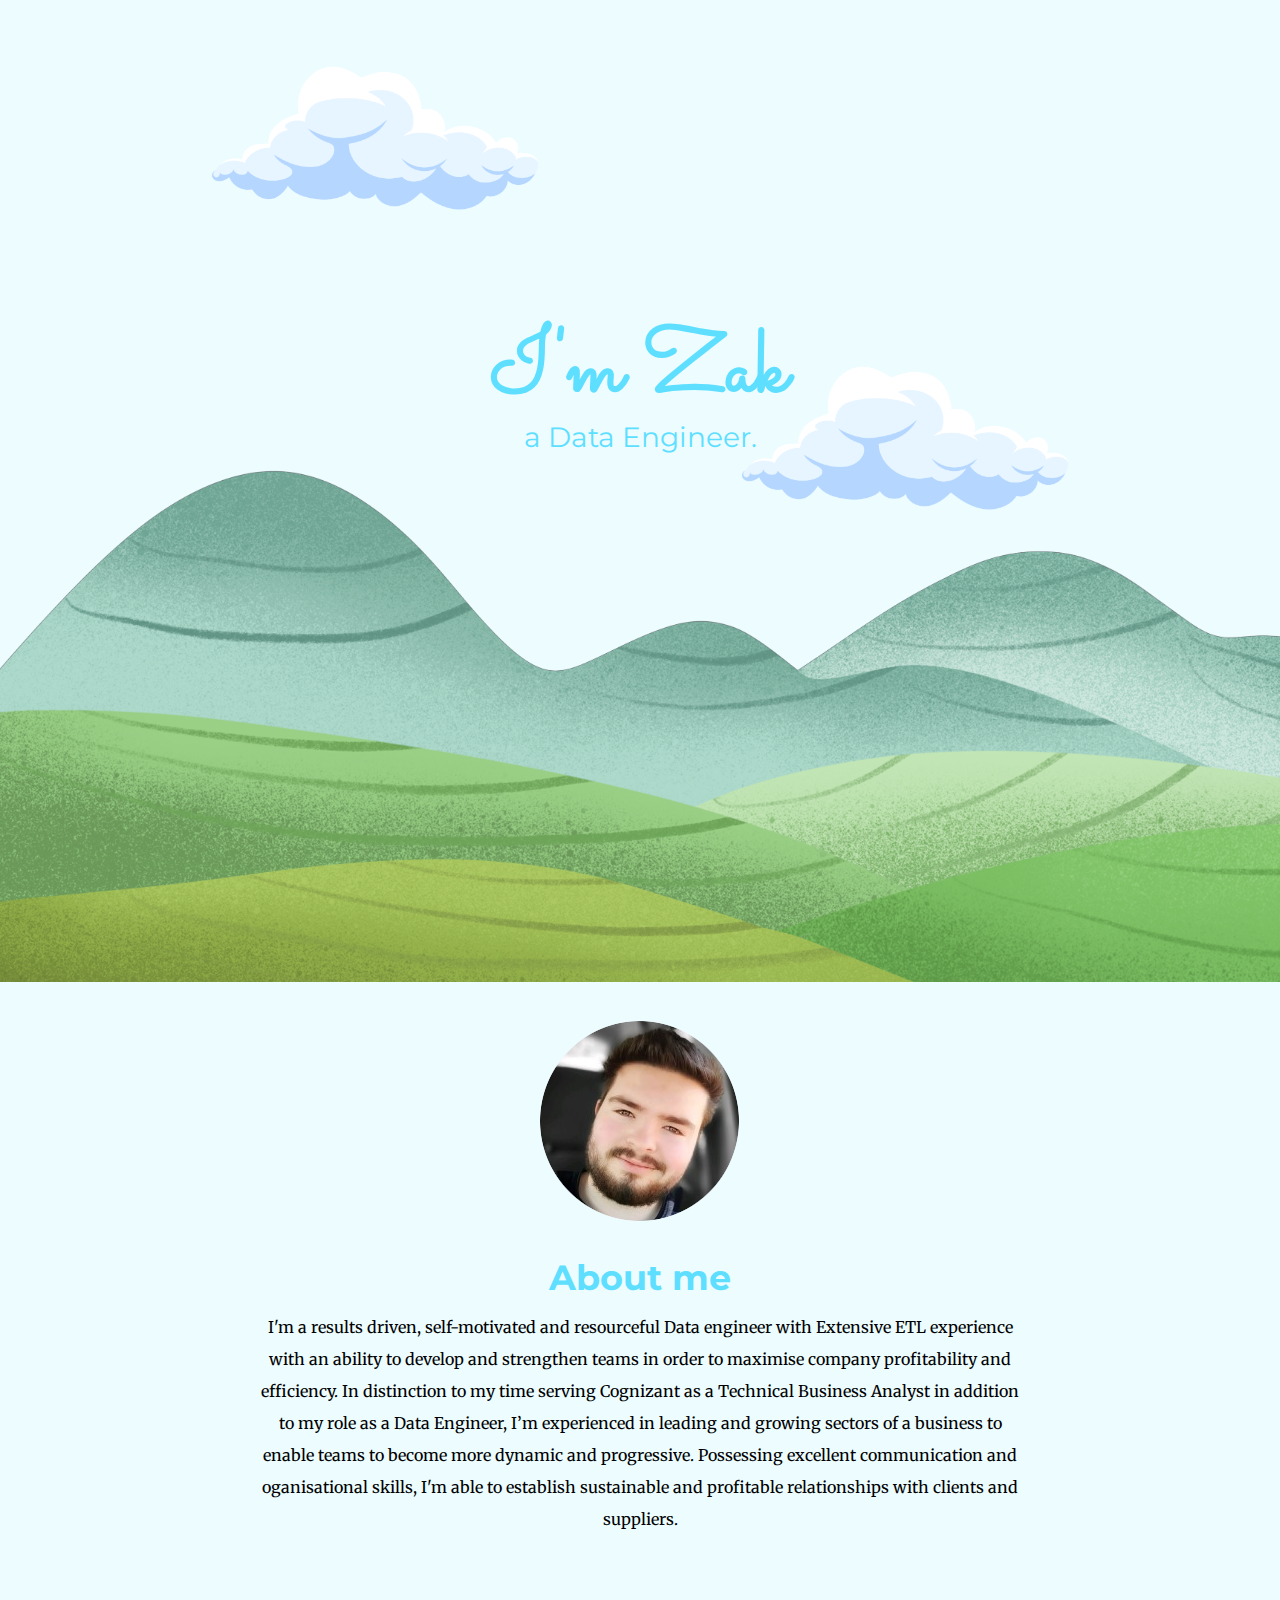
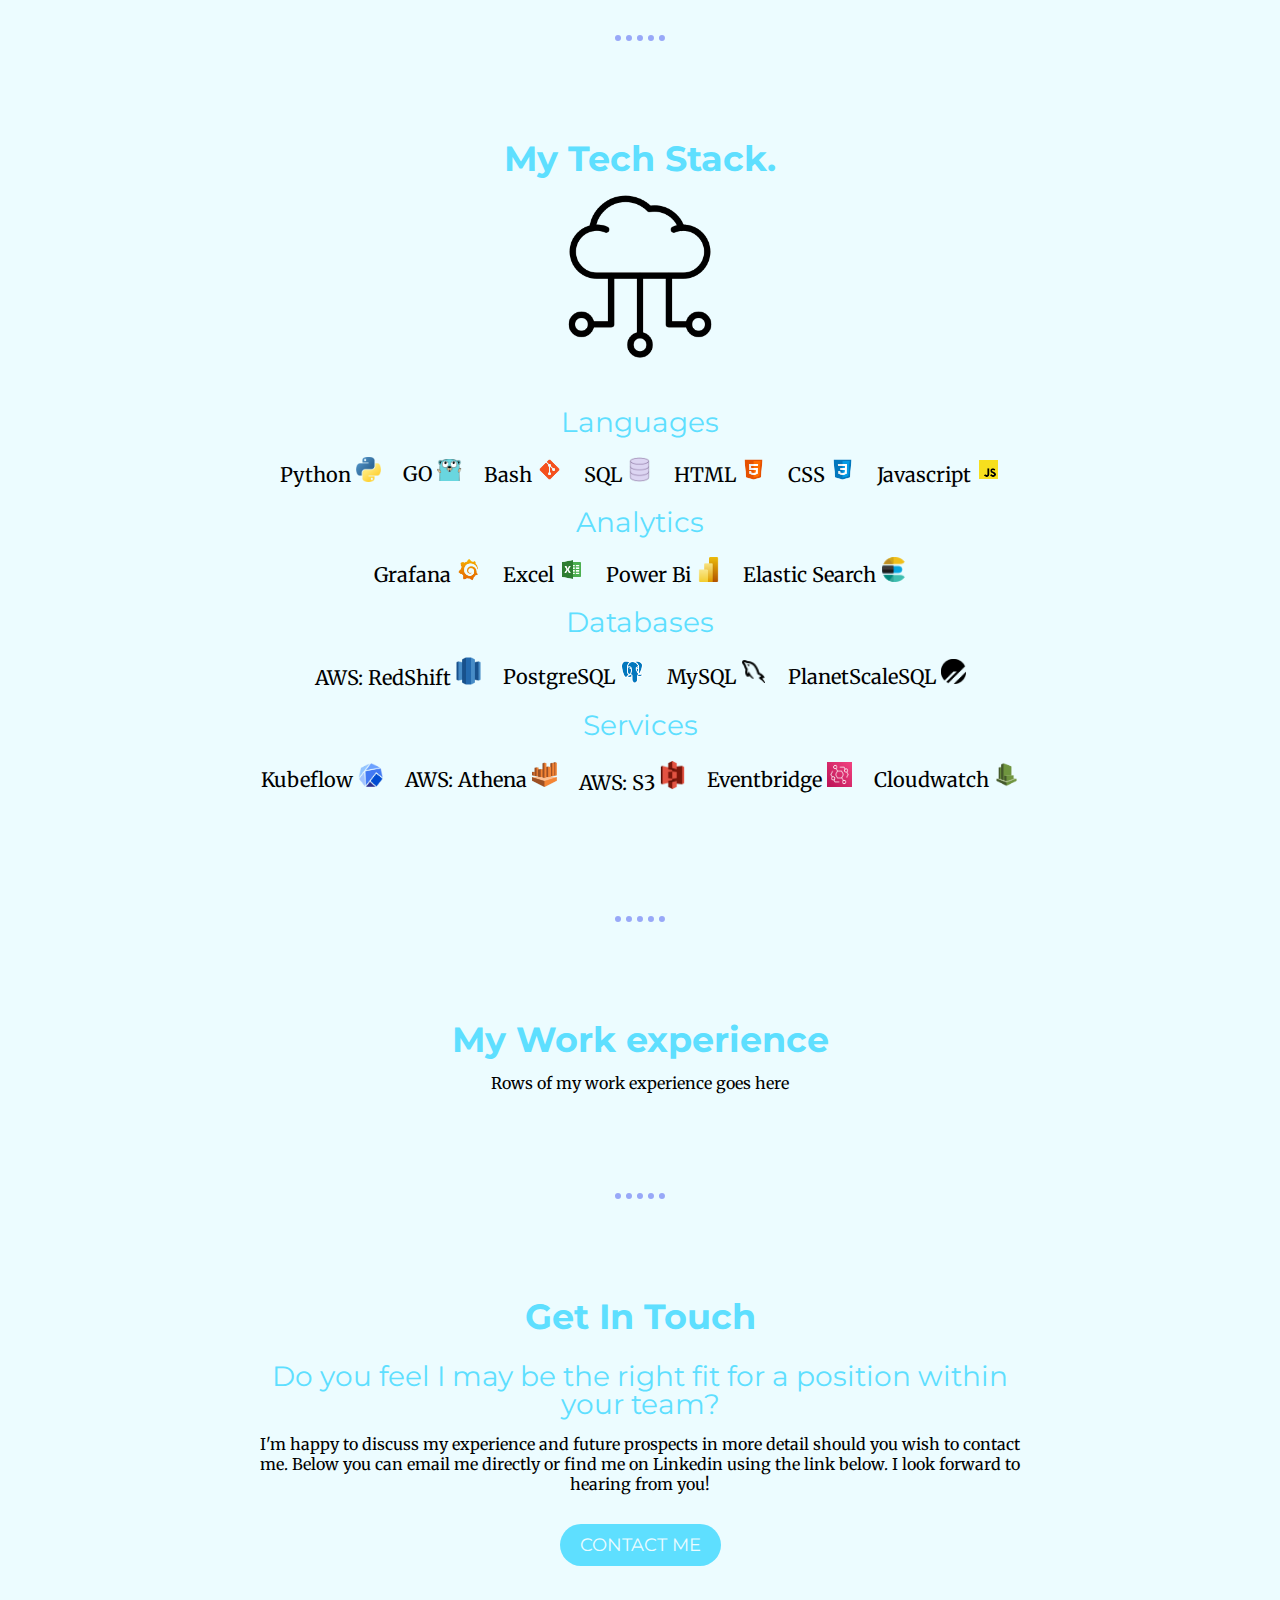
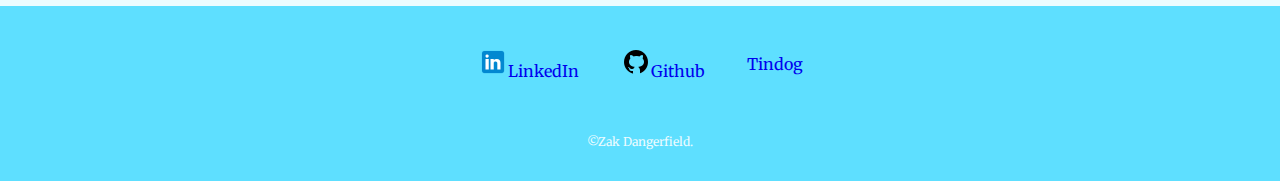
<file: index.html>
<!DOCTYPE html>
<html lang="en">

<head>
  <meta charset="UTF-8">
  <title>Zak Dangerfield Webpage CV</title>
  <link rel="stylesheet" href="css/styles.css">
  <link rel="icon" href="images/favicon.ico">
  <link rel="preconnect" href="https://fonts.googleapis.com">
  <link rel="preconnect" href="https://fonts.gstatic.com" crossorigin>
  <link
    href="https://fonts.googleapis.com/css2?family=Martian+Mono&family=Merriweather&family=Montserrat&family=Sacramento&display=swap"
    rel="stylesheet">
</head>

<body>
  <div class="top-container">
    <img class="cloud1" src="images/cloud.png" alt="cloud-img">
    <h1>I'm Zak</h1>
    <h3>a Data Engineer.</h3>
    <img class="cloud2" src="images/cloud.png" alt="cloud-img">
    <img class="mountain" src="images/mountains1.png" alt="mountain-img">
  </div>
  <div class="middle-container">
    <div class="profile">
      <img class=zak-profile-img src="images/zak profile pic.png" alt="zak profile pic.png">
      <h2>About me</h2>
      <p>I'm a results driven, self-motivated and resourceful Data engineer with Extensive ETL experience with an
        ability to develop and strengthen teams in order to maximise company profitability and efficiency. In
        distinction to my time serving Cognizant as a Technical Business Analyst in addition to my role as a Data
        Engineer, I’m experienced in leading
        and growing
        sectors of a business to enable teams to become more dynamic and progressive. Possessing excellent communication
        and oganisational skills, I'm able to establish sustainable and profitable relationships with clients and
        suppliers. </p>
    </div>
    <hr>
    <div class="skills">
      <h2>My Tech Stack.</h2>
      <div class="tech-stack-row">
        <img src="images/coding-gif.gif" alt="coding-gif" style="width:200px">
        <h3>Languages</h3>
        <div class="tech-table">
          <table class=tech-table cellspacing="20">
            <tr>
              <td>Python <img class="tech-icons" src="images/python.png" alt="python-png"></td>
              <td>GO <img class="tech-icons" src="images/golang.png" alt="Golang-png"></td>
              <td>Bash <img class="tech-icons" src="images/gitbash-icon.png" alt="gitbash-icon"> </td>
              <td>SQL <img class="tech-icons" src="images/sql-icon.png" alt="sql-icon"></td>
              <td>HTML <img class="tech-icons" src="images/html-icon.png" alt="HTML-icon"></td>
              <td>CSS <img class="tech-icons" src="images/CSS-icon.png" alt="CSS-icon"></td>
              <td>Javascript <img class="tech-icons" src="images/javascript.png" alt="JS-icon"></td>
            </tr>
          </table>
          <div>
            <h3 class="analytics">Analytics</h3>
            <table class=tech-table cellspacing="20">
              <tr>
                <td>Grafana <img class="tech-icons" src="images/grafana-icon.png" alt="grafana-png"></td>
                <td>Excel <img class="tech-icons" src="images/excel-icon.png" alt="excel-png"></td>
                <td>Power Bi <img class="tech-icons" src="images/Power_BI-icon.png" alt="power-bi-png"> </td>
                <td>Elastic Search <img class="tech-icons" src="images/elasticsearch-icon.png"
                    alt="elastic-search-icon">
                </td>
              </tr>
            </table>
          </div>
          <div>
            <h3 class="databases">Databases</h3>
            <table class=tech-table cellspacing="20">
              <tr>
                <td>AWS: RedShift <img class="tech-icons" src="images/redshift.png" alt="redshift-png"></td>
                <td>PostgreSQL <img class="tech-icons" src="images/postgresql-icon.png" alt="postgres-png"></td>
                <td>MySQL <img class="tech-icons" src="images/mysql-icon.png" alt="mysql-png"></td>
                <td>PlanetScaleSQL <img class="tech-icons" src="images/planetscale.png" alt="planetscale-icon"></td>
              </tr>
            </table>
          </div>
          <div>
            <h3 class="services">Services</h3>
            <table class=tech-table cellspacing="20">
              <tr>
                <td>Kubeflow <img class="tech-icons" src="images/kubeflow.png" alt="kubeflow-png"></td>
                <td>AWS: Athena <img class="tech-icons" src="images/awsathena.png" alt="athena-png"></td>
                <td>AWS: S3 <img class="tech-icons" src="images/awss3.png" alt="awss3-png"></td>
                <td>Eventbridge <img class="tech-icons" src="images/eventbridge.png" alt="eventbridge-icon"></td>
                <td>Cloudwatch <img class="tech-icons" src="images/cloudwatch.png" alt="cloudwatch-icon"></td>
              </tr>
            </table>
          </div>
        </div>
      </div>
      <hr>
      <div class="work-experience-row">
        <h2>My Work experience</h2>
        <p>Rows of my work experience goes here</p>
      </div>
    </div>
    <hr>
    <div class="contact-me">
      <h2>Get In Touch</h2>
      <h3>Do you feel I may be the right fit for a position within your team?</h3>
      <p style="margin-bottom: 40px;">I'm happy to discuss my experience and future prospects in more detail should you
        wish to contact me. Below you can email me directly or find me on Linkedin using the link below. I look forward
        to hearing from you! </p>
      <a class="btn" href="mailto:name@email.com">CONTACT ME</a>
    </div>
  </div>


  <div class="bottom-container">
    <table cellspacing="40" class="contact-links-table">
      <tr>
        <td><img src="images/linkedin-icon.png" alt="linkedin-icon" style="width:30px"><a class="footer-link"
            href="https://www.linkedin.com/in/zak-dangerfield/">LinkedIn</a></td>
        <td><img src="images/github_icon.png" alt="github-logo"><a class="footer-link"
            href="https://github.com/ZakDangerfield">Github</a></td>
        <td><a class="footer-link" href="TinDog-Start-master/index.html">Tindog</a></td>
        </td>
      </tr>
    </table>
    <p class="copyright">©Zak Dangerfield.</p>
  </div>
</body>

</html>
</file>
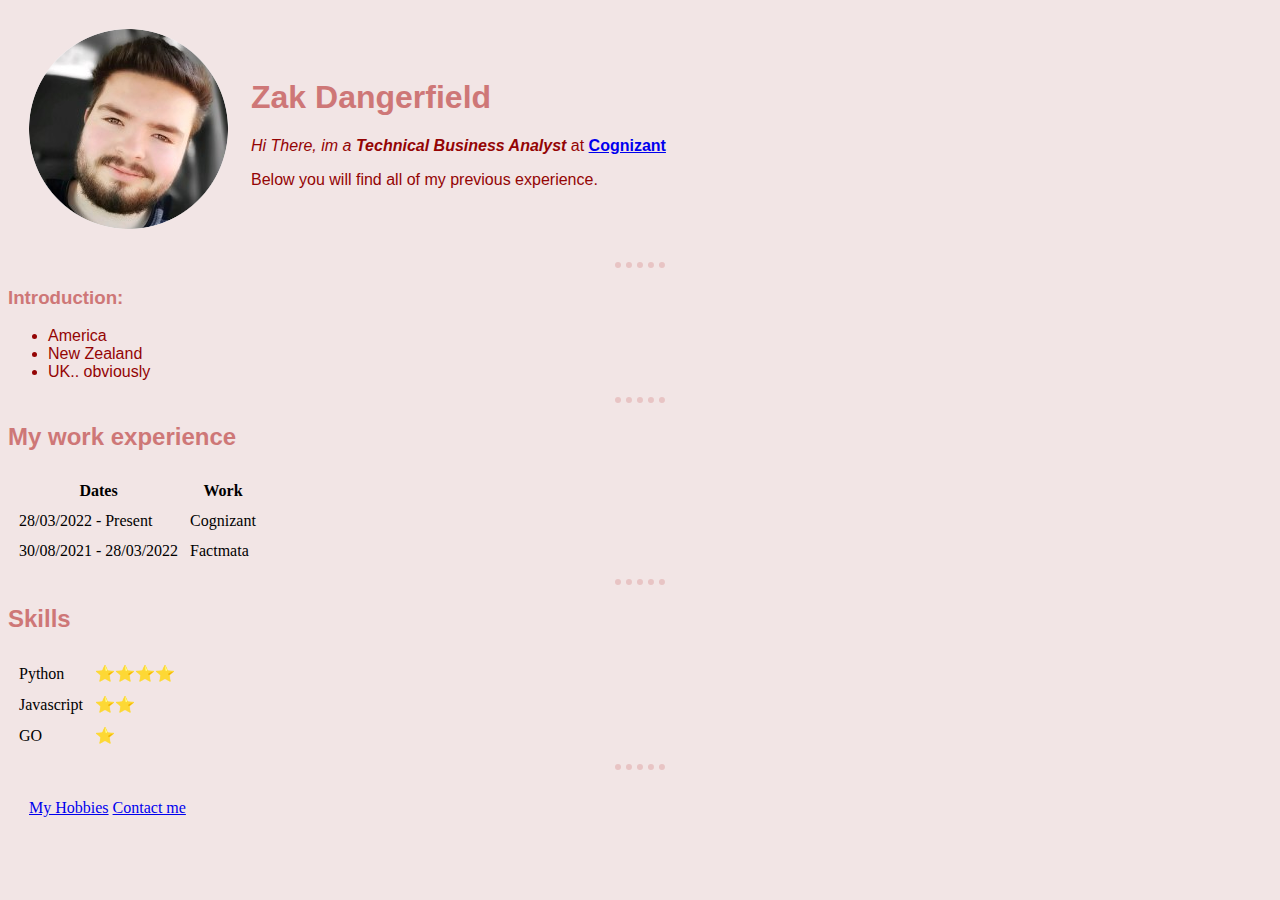
<file: basic CV/index.html>
<!DOCTYPE html>
<html lang="en">

<head>
  <meta charset="UTF-8" />
  <title>Zak Dangerfield CV</title>
  <link rel="stylesheet" href="css/styles.css">
</head>

<body>
  <table cellspacing="20">
    <tr>
      <td>
        <img class="zak" height="200" src="image/zak profile pic.png" alt="Zak Profile picture" />
      </td>
      <td>
        <h1>Zak Dangerfield</h1>
        <p>
          <em>Hi There, im a
            <strong>Technical Business Analyst</strong></em>
          at
          <strong><a href="https://www.cognizant.com/uk/en">Cognizant</a></strong>
        </p>
        <p>
          Below you will find all of my previous experience.
        </p>
      </td>
    </tr>
  </table>
  <hr>
  <h3>Introduction:</h3>
  <ul>
    <li>America</li>
    <li>New Zealand</li>
    <li>UK.. obviously</li>
  </ul>
  <hr>
  <h2>My work experience</h2>
  <table cellspacing="10">
    <thead>
      <tr>
        <th>Dates</th>
        <th>Work</th>
      </tr>
    </thead>
    <tbody>
      <tr>
        <td>28/03/2022 - Present</td>
        <td>Cognizant</td>
      </tr>
      <tr>
        <td>30/08/2021 - 28/03/2022</td>
        <td>Factmata</td>
      </tr>
    </tbody>
  </table>
  <hr>
  <h2>Skills</h2>
  <table cellspacing="10">
    <tr>
      <td>Python</td>
      <td>⭐⭐⭐⭐</td>
    </tr>
    <tr>
      <td>Javascript</td>
      <td>⭐⭐</td>
    </tr>
    <tr>
      <td>GO</td>
      <td>⭐</td>
    </tr>
  </table>
  <hr>
  <table cellspacing="20">
    <tr>
      <td>
        <a href="hobbies.html">My Hobbies</a>
        <a href="contact_me.html">Contact me</a>
      </td>
    </tr>
  </table>
</body>

</html>
</file>
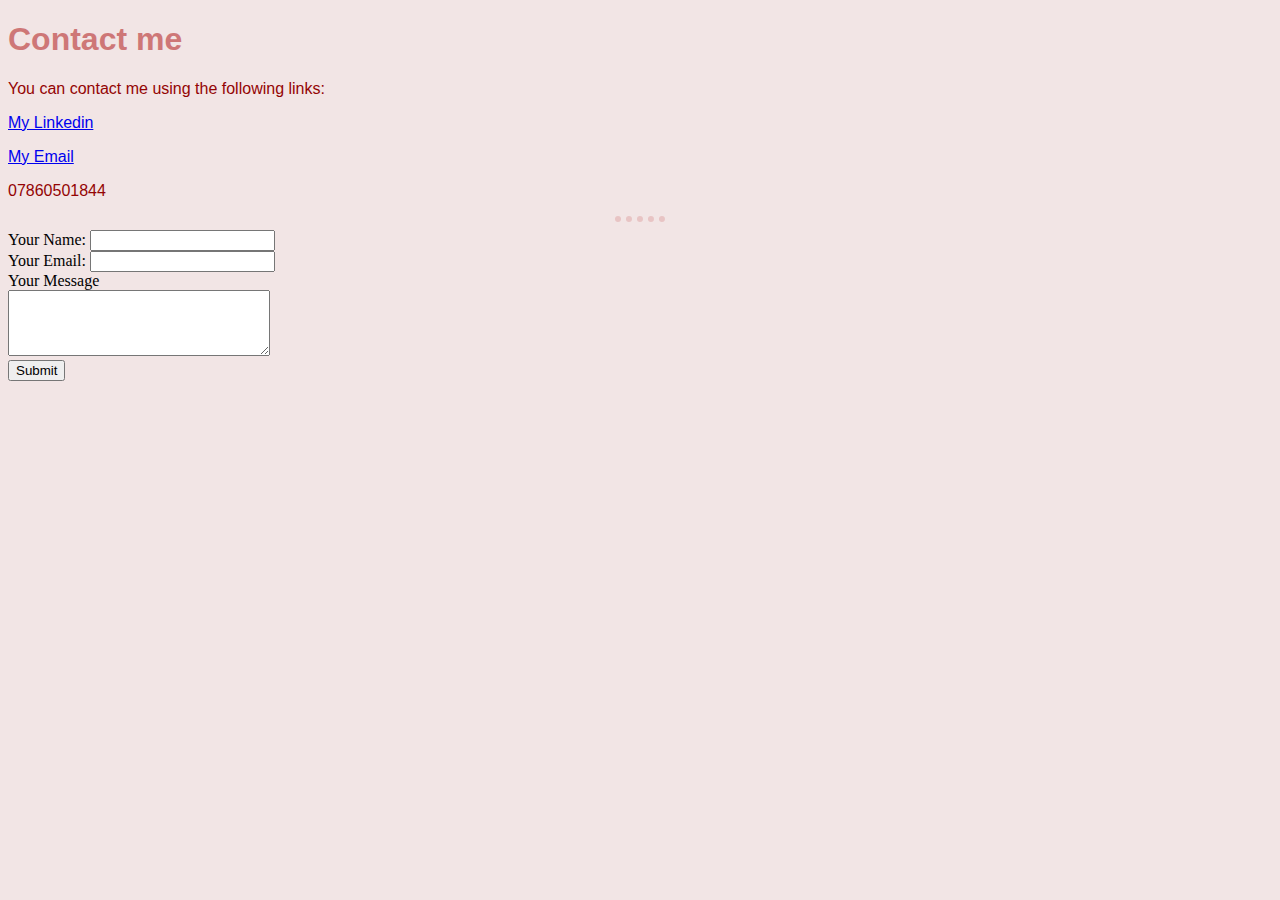
<file: basic CV/contact_me.html>
<!DOCTYPE html>
<html lang="en">

<head>
  <meta charset="UTF-8" />
  <title>Contact me</title>
  <link rel="stylesheet" href="css/styles.css">
</head>

<body>
  <h1>Contact me</h1>
  <p>You can contact me using the following links:</p>
  <p>
    <a href="https://www.linkedin.com/in/zak-dangerfield/">My Linkedin</a>
  </p>
  <p><a href="Zakdangerfield53@gmail.com">My Email</a></p>
  <p>07860501844</p>
  <hr>
  <form class="" action="mailto:zakdangerfield53@gmail.com" method="post" , enctype="text/plain">
    <label>Your Name:</label>
    <input type="text" name="Name" value=""><br>
    <label>Your Email:</label>
    <input type="email" name="Email" value=""><br>
    <label>Your Message</label><br>
    <textarea name="Message" cols="30" rows="4"></textarea><br>
    <input type="submit" name="">
  </form>
</body>

</html>
</file>
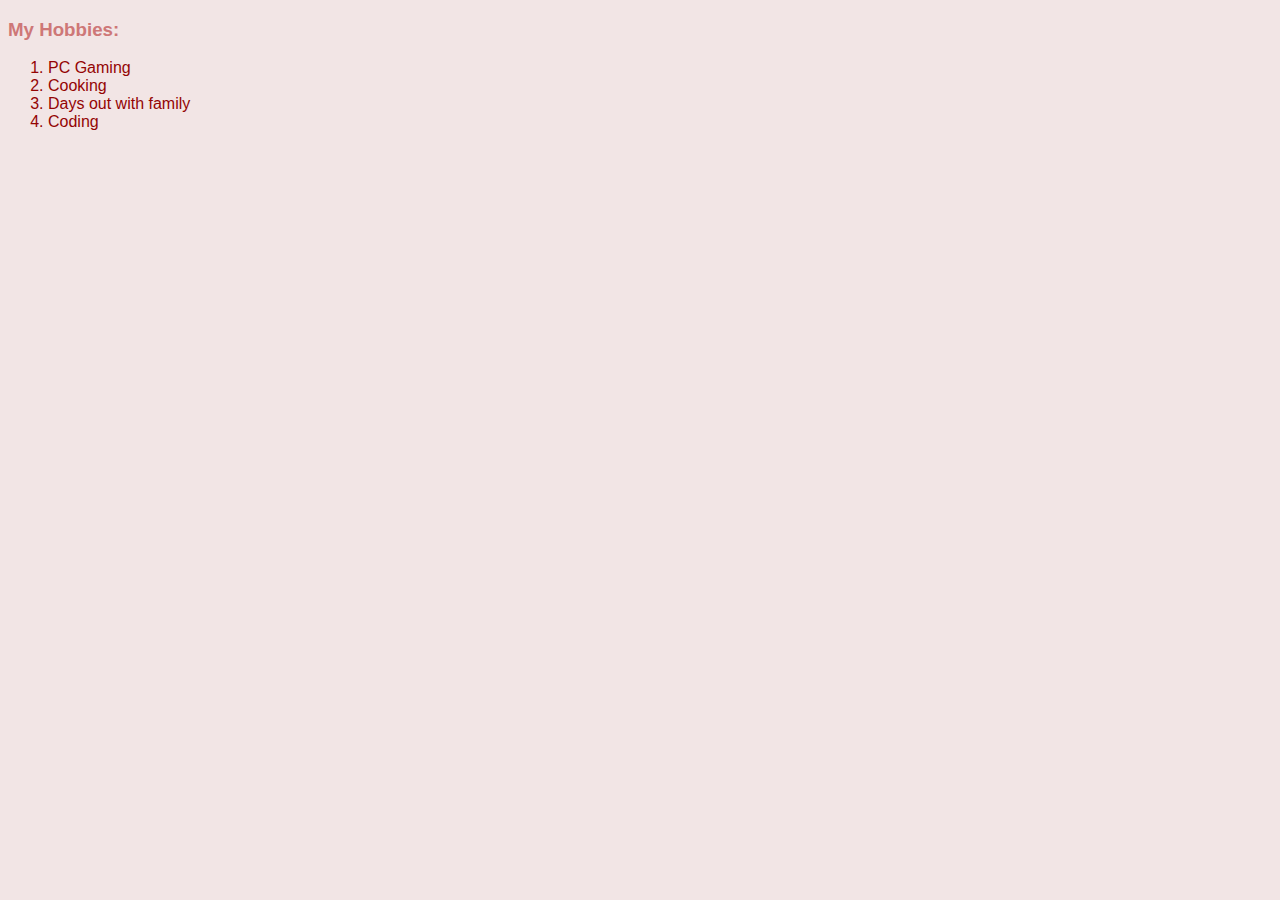
<file: basic CV/hobbies.html>
<!DOCTYPE html>
<html lang="en">

<head>
  <meta charset="UTF-8" />
  <title>Hobbies Page</title>
  <link rel="stylesheet" href="css/styles.css">
</head>

<body>
  <h3>My Hobbies:</h3>
  <ol type="1">
    <li>PC Gaming</li>
    <li>Cooking</li>
    <li>Days out with family</li>
    <li>Coding</li>
  </ol>
</body>

</html>
</file>
<file: css/styles.css>
body {
  margin: 0;
  text-align: center;
  font-family: "Merriweather", serif;
}

hr {
  margin-top: 100px;
  margin-bottom: 100px;
  border: none;
  border-top: 6px dotted #98a8f8;
  width: 50px;
}

h1 {
  color: #5edfff;
  font-family: "Sacramento", cursive;
  font-size: 562.5%;
  line-height: 0.5;
  margin: 50px auto 0 auto;
  width: 2000;
}

h2 {
  margin-bottom: 0;
  line-height: 1;
  font-family: "Montserrat", sans-serif;
  font-size: 2.188rem;
  color: #5edfff;
}

h3 {
  font-size: 1.75rem;
  font-family: "Montserrat", sans-serif;
  font-weight: normal;
  line-height: 1;
  color: #5edfff;
  margin-bottom: 0;
}

a {
  text-decoration: none;
}

a:hover {
  color: white;
}

.cloud1 {
  position: absolute;
  right: 200px;
  top: 350px;
  width: 21.875rem;
}
.cloud2 {
  left: 200px;
  position: absolute;
  top: 50px;
  width: 21.875rem;
}

.mountain {
  height: 32.27rem;
  position: relative;
  top: 15px;
}

.top-container {
  background-color: #ecfcff;
  font-weight: normal;
  position: relative;
  padding-top: 300px;
}

.contact-me {
  margin: auto;
  width: 60%;
}

.zak-profile-img {
  margin-top: 50px;
}

table.tech-table {
  font-size: 20px;
  margin-left: auto;
  margin-right: auto;
}

.tech-icons {
  width: 25px;
}
.analytics {
  margin-top: 0;
}

.databases {
  margin-top: 0;
}

.services {
  margin-top: 0;
}

.middle-container {
  background-color: #ecfcff;
  padding-bottom: 50px;
}

.profile {
  line-height: 2;
  margin: auto;
  width: 60%;
}

.bottom-container {
  background-color: #5edfff;
  padding-bottom: 20px;
}

.btn {
  -webkit-border-radius: 26;
  -moz-border-radius: 26;
  border-radius: 26px;
  font-family: "Montserrat";
  color: #ecfcff;
  font-size: 18px;
  background: #5edfff;
  padding: 10px 20px 10px 20px;
  text-decoration: none;
}

.btn:hover {
  background: #3e64ff;
  background-image: -webkit-linear-gradient(top, #3e64ff, #b2fcff);
  background-image: -moz-linear-gradient(top, #3e64ff, #b2fcff);
  background-image: -ms-linear-gradient(top, #3e64ff, #b2fcff);
  background-image: -o-linear-gradient(top, #3e64ff, #b2fcff);
  background-image: linear-gradient(to bottom, #3e64ff, #b2fcff);
  text-decoration: none;
}

table.contact-links-table {
  margin: auto;
}

.copyright {
  color: #ecfcff;
  font-size: 12px;
}
</file>
<file: basic CV/css/styles.css>
body {
  background-color: #f2e5e5;
}

hr {
  border: none;
  border-top: 6px dotted #e8c4c4;
  width: 50px;
}

h1 {
  color: #ce7777;
  font-family: Arial, Helvetica, sans-serif;
}
h2 {
  color: #ce7777;
  font-family: Arial, Helvetica, sans-serif;
}
h3 {
  color: #ce7777;
  font-family: Arial, Helvetica, sans-serif;
}

p {
  color: #940404;
  font-family: Arial, Helvetica, sans-serif;
}

li {
  color: #940404;
  font-family: Arial, Helvetica, sans-serif;
}
</file>
